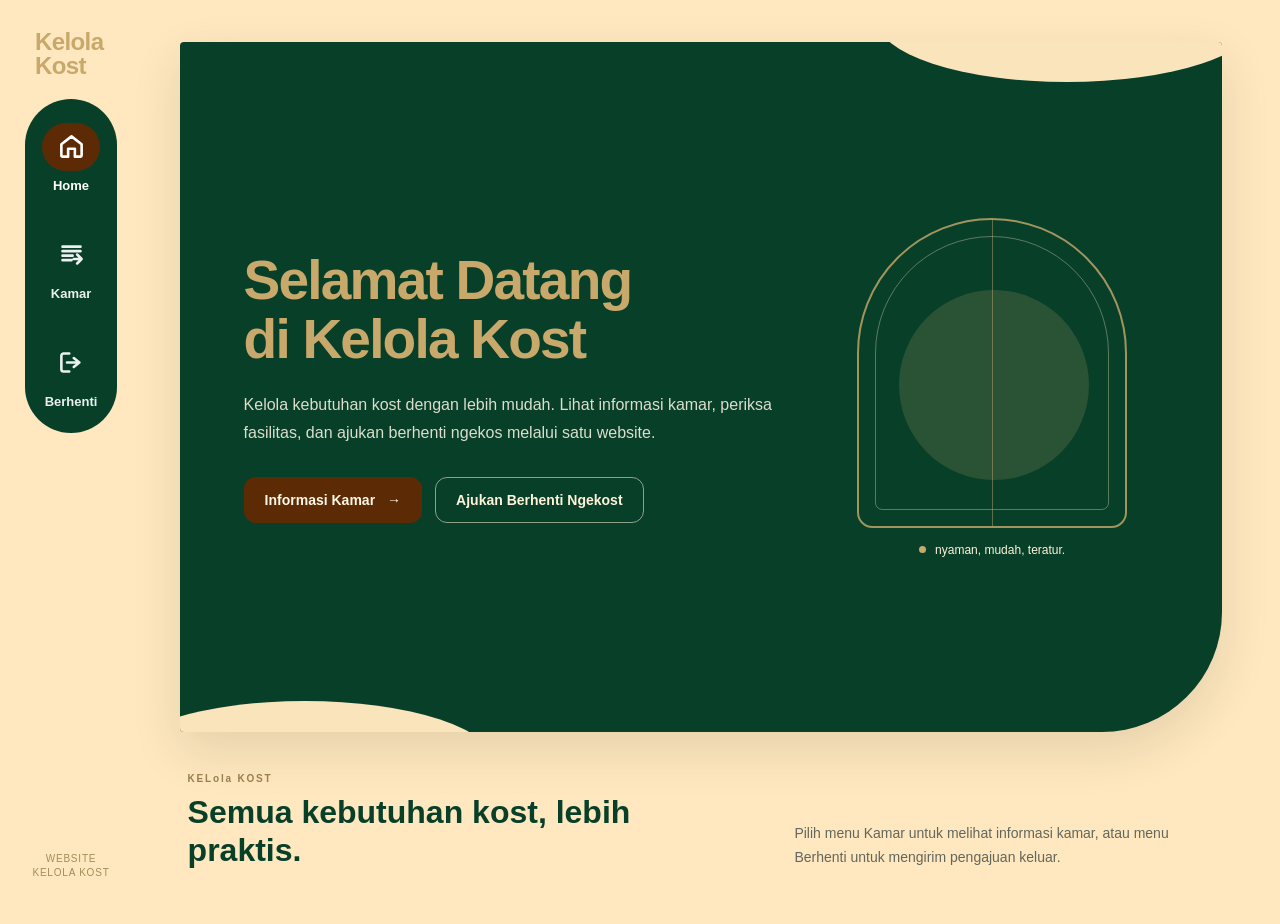
<file: index.html>
<!doctype html>
<html lang="id">
<head>
  <meta charset="utf-8">
  <meta name="viewport" content="width=device-width, initial-scale=1">
  <meta name="theme-color" content="#0b3d28">
  <title>Kelola Kost</title>
  <link rel="stylesheet" href="assets/style.css">
</head>
<body>
  <div class="app-shell">
    <aside class="sidebar" aria-label="Navigasi utama">
      <a class="brand js-nav" href="#home" data-page="home" aria-label="Kelola Kost - Home">
        <span>Kelola</span><span>Kost</span>
      </a>
      <nav class="side-nav">
        <a class="nav-item js-nav" href="#home" data-page="home" aria-current="page">
          <span class="nav-icon" aria-hidden="true">
            <svg viewBox="0 0 24 24"><path d="m3 10 9-7 9 7v10a1 1 0 0 1-1 1h-5v-7H9v7H4a1 1 0 0 1-1-1z"/></svg>
          </span>
          <span>Home</span>
        </a>
        <a class="nav-item js-nav" href="#kamar" data-page="kamar">
          <span class="nav-icon" aria-hidden="true">
            <svg viewBox="0 0 24 24"><path d="M4 5h16M4 9h16M4 13h9M4 17h8M17 12l4 4-4 4M21 16h-7"/></svg>
          </span>
          <span>Kamar</span>
        </a>
        <a class="nav-item js-nav" href="#berhenti" data-page="berhenti">
          <span class="nav-icon" aria-hidden="true">
            <svg viewBox="0 0 24 24"><path d="M10 4H5a2 2 0 0 0-2 2v12a2 2 0 0 0 2 2h5M14 8l5 4-5 4M8 12h11"/></svg>
          </span>
          <span>Berhenti</span>
        </a>
      </nav>
      <div class="sidebar-note">Website<br>Kelola Kost</div>
    </aside>

    <main id="page-content" class="page-content" aria-live="polite">
      <div class="page-loading"><span class="spinner"></span> Memuat halaman...</div>
    </main>
  </div>

  <div id="modal-root"></div>
  <script src="assets/jquery.min.js"></script>
  <script src="assets/app.js"></script>
</body>
</html>
</file>
<file: assets/style.css>
:root {
  --green: #073f29;
  --green-2: #0c4a31;
  --cream: #ffe8bf;
  --cream-light: #fff3d9;
  --gold: #c8a96b;
  --brown: #5c2b05;
  --ink: #252822;
  --muted: #74766f;
  --line: #e4d7be;
  --white: #fff;
  --danger: #9b332b;
  --success: #246a43;
  --shadow: 0 18px 50px rgba(33, 43, 32, .12);
}
* { box-sizing: border-box; }
html { min-height: 100%; scroll-behavior: smooth; }
body { margin: 0; min-height: 100vh; background: var(--cream); color: var(--ink); font-family: Inter, "Segoe UI", Arial, sans-serif; }
button, input, select, textarea { font: inherit; }
a { color: inherit; }
.app-shell { min-height: 100vh; }
.sidebar { position: fixed; z-index: 20; left: 0; top: 0; bottom: 0; width: 122px; padding: 30px 5px 20px 25px; display: flex; flex-direction: column; align-items: center; background: var(--cream); }
.brand { display: flex; flex-direction: column; align-self: stretch; padding: 0 10px; margin: 0 0 20px; color: var(--gold); text-decoration: none; font-size: 24px; font-weight: 750; line-height: 1.02; letter-spacing: -.6px; }
.side-nav { width: 100%; display: flex; flex-direction: column; gap: 8px; padding: 9px 0; border-radius: 48px; background: var(--green); overflow: hidden; }
.nav-item { min-height: 100px; padding: 13px 6px; display: flex; flex-direction: column; justify-content: center; align-items: center; gap: 7px; text-align: center; color: rgba(255,255,255,.92); text-decoration: none; font-size: 13px; font-weight: 600; transition: background .18s ease, color .18s ease; }
.nav-item:hover, .nav-item.active { color: #fff; }
.nav-item.active .nav-icon, .nav-item:hover .nav-icon { background: var(--brown); }
.nav-icon { width: 58px; height: 48px; display: grid; place-items: center; border-radius: 26px; transition: background .18s ease; }
.nav-icon svg { width: 27px; height: 27px; fill: none; stroke: currentColor; stroke-width: 2.3; stroke-linecap: round; stroke-linejoin: round; }
.sidebar-note { margin-top: auto; text-align: center; color: #a58b59; font-size: 10px; line-height: 1.4; letter-spacing: .8px; text-transform: uppercase; }
.page-content { margin-left: 122px; min-height: 100vh; padding: 42px clamp(24px, 4.5vw, 70px); overflow: hidden; }
.page-loading { min-height: 50vh; display: flex; align-items: center; justify-content: center; gap: 12px; color: var(--green); }
.spinner { display: inline-block; width: 22px; height: 22px; border: 3px solid rgba(7,63,41,.18); border-top-color: var(--green); border-radius: 50%; animation: spin .8s linear infinite; }
@keyframes spin { to { transform: rotate(360deg); } }
.home-page { max-width: 1440px; margin: 0 auto; }
.home-hero { position: relative; min-height: min(690px, calc(100vh - 100px)); padding: clamp(34px, 5vw, 76px); display: grid; grid-template-columns: minmax(0, 1.25fr) minmax(260px, .75fr); align-items: center; gap: 28px; background: var(--green); border-radius: 4px 4px 120px 4px; color: var(--cream-light); overflow: hidden; box-shadow: var(--shadow); }
.home-hero::before, .home-hero::after { content: ""; position: absolute; width: 380px; height: 125px; background: var(--cream); border-radius: 50%; opacity: .98; pointer-events: none; }
.home-hero::before { top: -85px; right: -35px; }
.home-hero::after { bottom: -94px; left: -65px; }
.hero-copy { position: relative; z-index: 1; max-width: 650px; }
.eyebrow { margin: 0 0 14px; color: var(--gold); font-size: 11px; font-weight: 800; letter-spacing: 2.2px; text-transform: uppercase; }
.hero-copy h1 { margin: 0 0 22px; color: var(--gold); font-size: clamp(38px, 4.3vw, 64px); line-height: 1.08; letter-spacing: -1.8px; }
.hero-description { max-width: 560px; margin: 0; color: rgba(255,248,230,.86); font-size: 16px; line-height: 1.75; }
.hero-actions { display: flex; flex-wrap: wrap; gap: 13px; margin-top: 30px; }
.button { min-height: 46px; padding: 12px 20px; display: inline-flex; align-items: center; justify-content: center; gap: 12px; border: 1px solid transparent; border-radius: 12px; text-decoration: none; font-size: 14px; font-weight: 700; cursor: pointer; transition: transform .18s ease, box-shadow .18s ease, background .18s ease; }
.button:hover { transform: translateY(-1px); box-shadow: 0 8px 20px rgba(0,0,0,.12); }
.button-primary { background: var(--brown); color: #fff7e7; }
.button-outline { background: transparent; color: var(--cream-light); border-color: rgba(255,240,211,.55); }
.hero-decoration { min-height: 310px; display: flex; flex-direction: column; justify-content: center; align-items: center; position: relative; }
.deco-arch { position: relative; width: min(270px, 100%); height: 310px; border: 2px solid rgba(200,169,107,.8); border-radius: 140px 140px 16px 16px; overflow: hidden; }
.deco-arch::before { content: ""; position: absolute; inset: 16px; border: 1px solid rgba(255,232,191,.35); border-radius: 130px 130px 8px 8px; }
.deco-circle { position: absolute; width: 190px; height: 190px; top: 70px; left: 40px; border-radius: 50%; background: rgba(200,169,107,.18); }
.deco-line { position: absolute; left: 50%; top: 0; bottom: 0; border-left: 1px solid rgba(200,169,107,.45); }
.hero-note { display: flex; align-items: center; gap: 9px; margin-top: 15px; color: var(--cream-light); font-size: 12px; }
.note-dot { width: 7px; height: 7px; border-radius: 50%; background: var(--gold); }
.home-bottom-row { display: flex; align-items: end; justify-content: space-between; gap: 32px; padding: 36px 8px 12px; }
.home-bottom-row h2 { margin: 7px 0 0; max-width: 480px; font-size: clamp(22px, 2.5vw, 32px); line-height: 1.2; color: var(--green); }
.home-bottom-row p { max-width: 420px; margin: 0; color: #62665c; line-height: 1.7; font-size: 14px; }
.mini-label { color: #9b8050; font-size: 10px; letter-spacing: 1.8px; font-weight: 800; }
.content-page { max-width: 1420px; margin: 0 auto; }
.page-heading { display: flex; align-items: center; justify-content: space-between; gap: 20px; margin: 3px 0 30px; }
.page-heading h1 { margin: 0; color: var(--green); font-size: clamp(30px, 3.2vw, 44px); line-height: 1.1; letter-spacing: -.8px; }
.page-subtitle { margin: 10px 0 0; color: var(--muted); line-height: 1.6; font-size: 15px; }
.heading-mark { width: 58px; height: 58px; flex: 0 0 auto; display: grid; place-items: center; border: 1px solid rgba(200,169,107,.7); border-radius: 50%; color: var(--gold); font-size: 24px; font-weight: 800; }
.inline-status { min-height: 22px; margin: 0 0 14px; color: var(--muted); font-size: 13px; }
.inline-status:empty { display: none; }
.room-grid { display: grid; grid-template-columns: repeat(3, minmax(0, 1fr)); gap: 24px; }
.room-card { min-width: 0; padding: 17px; border: 1px solid rgba(30,49,34,.1); border-radius: 13px; background: #fff; text-align: left; cursor: pointer; box-shadow: 0 4px 14px rgba(40,45,35,.035); transition: transform .2s ease, box-shadow .2s ease, border-color .2s ease; }
.room-card:hover, .room-card:focus-visible { transform: translateY(-3px); border-color: rgba(7,63,41,.28); box-shadow: 0 15px 32px rgba(40,45,35,.12); outline: none; }
.room-card img { display: block; width: 100%; height: 178px; object-fit: cover; border-radius: 8px; background: #eee4d1; }
.room-card h2 { margin: 17px 0 6px; color: var(--ink); font-size: 20px; line-height: 1.25; }
.room-card .room-kost { margin: 0 0 12px; color: var(--muted); font-size: 13px; }
.room-card .room-price { color: var(--green); font-size: 17px; font-weight: 800; }
.room-card-footer { display: flex; align-items: center; justify-content: space-between; gap: 8px; margin-top: 14px; }
.status-pill { display: inline-flex; align-items: center; gap: 6px; padding: 6px 10px; border-radius: 999px; font-size: 11px; font-weight: 750; white-space: nowrap; }
.status-pill.available { background: #e1f3e5; color: #22613b; }
.status-pill.occupied { background: #f9e7d7; color: #8b4b19; }
.status-pill::before { content: ""; width: 6px; height: 6px; border-radius: 50%; background: currentColor; }
.card-detail-link { color: #8d7447; font-size: 12px; font-weight: 800; }
.data-note { margin: 22px 0 0; color: #7d796f; font-size: 12px; line-height: 1.5; }
.form-panel { max-width: 820px; margin: 0 auto; padding: clamp(24px, 4vw, 48px); background: rgba(255,255,255,.42); border: 1px solid rgba(200,169,107,.38); border-radius: 18px; box-shadow: 0 10px 30px rgba(56,46,24,.045); }
.form-panel-heading { display: flex; align-items: center; gap: 15px; margin-bottom: 30px; padding-bottom: 22px; border-bottom: 1px solid rgba(200,169,107,.35); }
.form-step { width: 48px; height: 48px; display: grid; place-items: center; flex: 0 0 auto; border-radius: 14px; background: var(--green); color: var(--cream-light); font-weight: 800; }
.form-panel-heading h2 { margin: 0; color: var(--green); font-size: 20px; }
.form-panel-heading p { margin: 5px 0 0; color: var(--muted); font-size: 13px; }
.form-field { margin-bottom: 22px; }
.form-field label { display: block; margin-bottom: 9px; color: #333a31; font-size: 14px; font-weight: 700; }
.required { color: #9b332b; }
.form-field input, .form-field select, .form-field textarea { width: 100%; min-height: 49px; padding: 13px 15px; border: 1px solid #d8d4ca; border-radius: 10px; outline: none; background: #fff; color: var(--ink); transition: border-color .18s ease, box-shadow .18s ease; }
.form-field textarea { min-height: 120px; resize: vertical; line-height: 1.55; }
.form-field input:focus, .form-field select:focus, .form-field textarea:focus { border-color: var(--green-2); box-shadow: 0 0 0 3px rgba(7,63,41,.1); }
.form-field input::placeholder, .form-field textarea::placeholder { color: #a5a59e; }
.field-help { display: block; margin-top: 8px; color: #77786f; font-size: 11px; line-height: 1.5; }
.form-feedback { display: none; margin: 4px 0 18px; padding: 12px 14px; border-radius: 9px; font-size: 13px; line-height: 1.5; }
.form-feedback.is-visible { display: block; }
.form-feedback.error { background: #fae8e4; color: #8c2e25; }
.form-feedback.success { background: #e4f3e6; color: #245d37; }
.form-actions { display: flex; justify-content: flex-end; margin-top: 8px; }
.submit-button { min-width: 220px; border: 0; }
.submit-button:disabled { opacity: .65; cursor: wait; transform: none; }
.submit-arrow { font-size: 18px; }
.form-footnote { max-width: 820px; margin: 17px auto 0; color: #6f7068; font-size: 12px; line-height: 1.6; }
.form-footnote strong { color: var(--green); }
#modal-root:empty { display: none; }
.modal-backdrop { position: fixed; z-index: 1000; inset: 0; display: flex; align-items: center; justify-content: center; padding: 22px; background: rgba(9,27,17,.58); backdrop-filter: blur(3px); animation: fade-in .16s ease; }
.modal-card { width: min(780px, 100%); max-height: min(88vh, 800px); overflow: auto; background: #fffdf8; border-radius: 18px; box-shadow: 0 24px 90px rgba(0,0,0,.28); animation: pop-in .18s ease; }
.modal-card.success-modal { width: min(430px, 100%); padding: 34px; text-align: center; }
.modal-room-layout { display: grid; grid-template-columns: minmax(220px, .9fr) minmax(0, 1.1fr); }
.modal-room-image { width: 100%; height: 100%; min-height: 410px; object-fit: cover; background: #eee4d1; }
.modal-room-content { padding: 30px; }
.modal-room-content h2 { margin: 0 0 8px; color: var(--green); font-size: 28px; }
.modal-room-content .room-kost { margin: 0 0 18px; color: var(--muted); font-size: 13px; }
.modal-price { margin: 0 0 15px; color: var(--green); font-size: 25px; font-weight: 850; }
.modal-section { margin-top: 22px; }
.modal-section h3 { margin: 0 0 10px; color: #30382f; font-size: 13px; }
.facility-list { display: flex; flex-wrap: wrap; gap: 8px; padding: 0; margin: 0; list-style: none; }
.facility-list li { padding: 7px 10px; border-radius: 8px; background: #f3efe5; color: #596052; font-size: 12px; }
.modal-footer { display: flex; justify-content: flex-end; margin-top: 25px; }
.success-symbol { width: 64px; height: 64px; margin: 0 auto 18px; display: grid; place-items: center; border-radius: 50%; background: #e2f2e5; color: var(--success); }
.success-symbol svg { width: 32px; height: 32px; fill: none; stroke: currentColor; stroke-width: 2.5; stroke-linecap: round; stroke-linejoin: round; }
.success-modal h2 { margin: 0 0 10px; color: var(--green); font-size: 24px; }
.success-modal p { margin: 0; color: #6e736b; font-size: 14px; line-height: 1.65; }
.success-meta { display: inline-flex; margin-top: 15px; padding: 7px 11px; border-radius: 99px; background: #e9f3e8; color: #275c37; font-size: 12px; font-weight: 800; }
.success-modal .button { width: 100%; margin-top: 25px; }
@keyframes fade-in { from { opacity: 0; } to { opacity: 1; } }
@keyframes pop-in { from { opacity: 0; transform: translateY(8px) scale(.985); } to { opacity: 1; transform: translateY(0) scale(1); } }
@media (max-width: 1100px) {
  .sidebar { width: 100px; padding-inline: 10px; }
  .brand { font-size: 21px; padding-inline: 8px; }
  .page-content { margin-left: 100px; padding-inline: 28px; }
  .room-grid { grid-template-columns: repeat(2, minmax(0, 1fr)); }
  .home-hero { grid-template-columns: minmax(0, 1.2fr) minmax(190px, .8fr); padding: 40px; }
  .deco-arch { width: 210px; height: 260px; }
  .deco-circle { width: 150px; height: 150px; left: 28px; }
}
@media (max-width: 700px) {
  .sidebar { top: auto; right: 0; bottom: 0; width: auto; height: 78px; padding: 7px 10px; flex-direction: row; justify-content: center; background: rgba(255,232,191,.96); border-top: 1px solid rgba(200,169,107,.35); backdrop-filter: blur(10px); }
  .brand, .sidebar-note { display: none; }
  .side-nav { width: min(100%, 420px); height: 64px; flex-direction: row; justify-content: space-around; gap: 0; padding: 4px; border-radius: 20px; }
  .nav-item { min-height: 54px; flex: 1; padding: 3px; gap: 1px; font-size: 10px; }
  .nav-icon { width: 38px; height: 31px; border-radius: 13px; }
  .nav-icon svg { width: 21px; height: 21px; }
  .page-content { margin-left: 0; padding: 26px 17px 100px; }
  .home-hero { min-height: 590px; padding: 35px 25px 55px; grid-template-columns: 1fr; border-radius: 4px 4px 70px 4px; }
  .hero-copy h1 { font-size: 42px; }
  .hero-description { font-size: 14px; }
  .hero-decoration { display: none; }
  .home-bottom-row { align-items: start; flex-direction: column; gap: 12px; padding-top: 28px; }
  .room-grid { grid-template-columns: 1fr; gap: 16px; }
  .room-card { display: grid; grid-template-columns: 125px minmax(0,1fr); column-gap: 14px; align-items: start; padding: 12px; }
  .room-card img { grid-row: span 4; height: 140px; }
  .room-card h2 { margin-top: 5px; font-size: 17px; }
  .room-card .room-kost { margin-bottom: 6px; }
  .room-card-footer { grid-column: 2; margin-top: 5px; align-items: flex-start; flex-direction: column; }
  .page-heading { margin-bottom: 22px; }
  .page-heading h1 { font-size: 30px; }
  .heading-mark { width: 44px; height: 44px; }
  .form-panel { padding: 22px 17px; }
  .submit-button { width: 100%; }
  .modal-backdrop { padding: 12px; }
  .modal-room-layout { grid-template-columns: 1fr; }
  .modal-room-image { min-height: 0; height: 220px; }
  .modal-room-content { padding: 22px; }
  .modal-room-content h2 { font-size: 24px; }
  .modal-card.success-modal { padding: 28px 22px; }
}
.visually-hidden { position: absolute !important; width: 1px !important; height: 1px !important; padding: 0 !important; margin: -1px !important; overflow: hidden !important; clip: rect(0, 0, 0, 0) !important; white-space: nowrap !important; border: 0 !important; }
</file>
